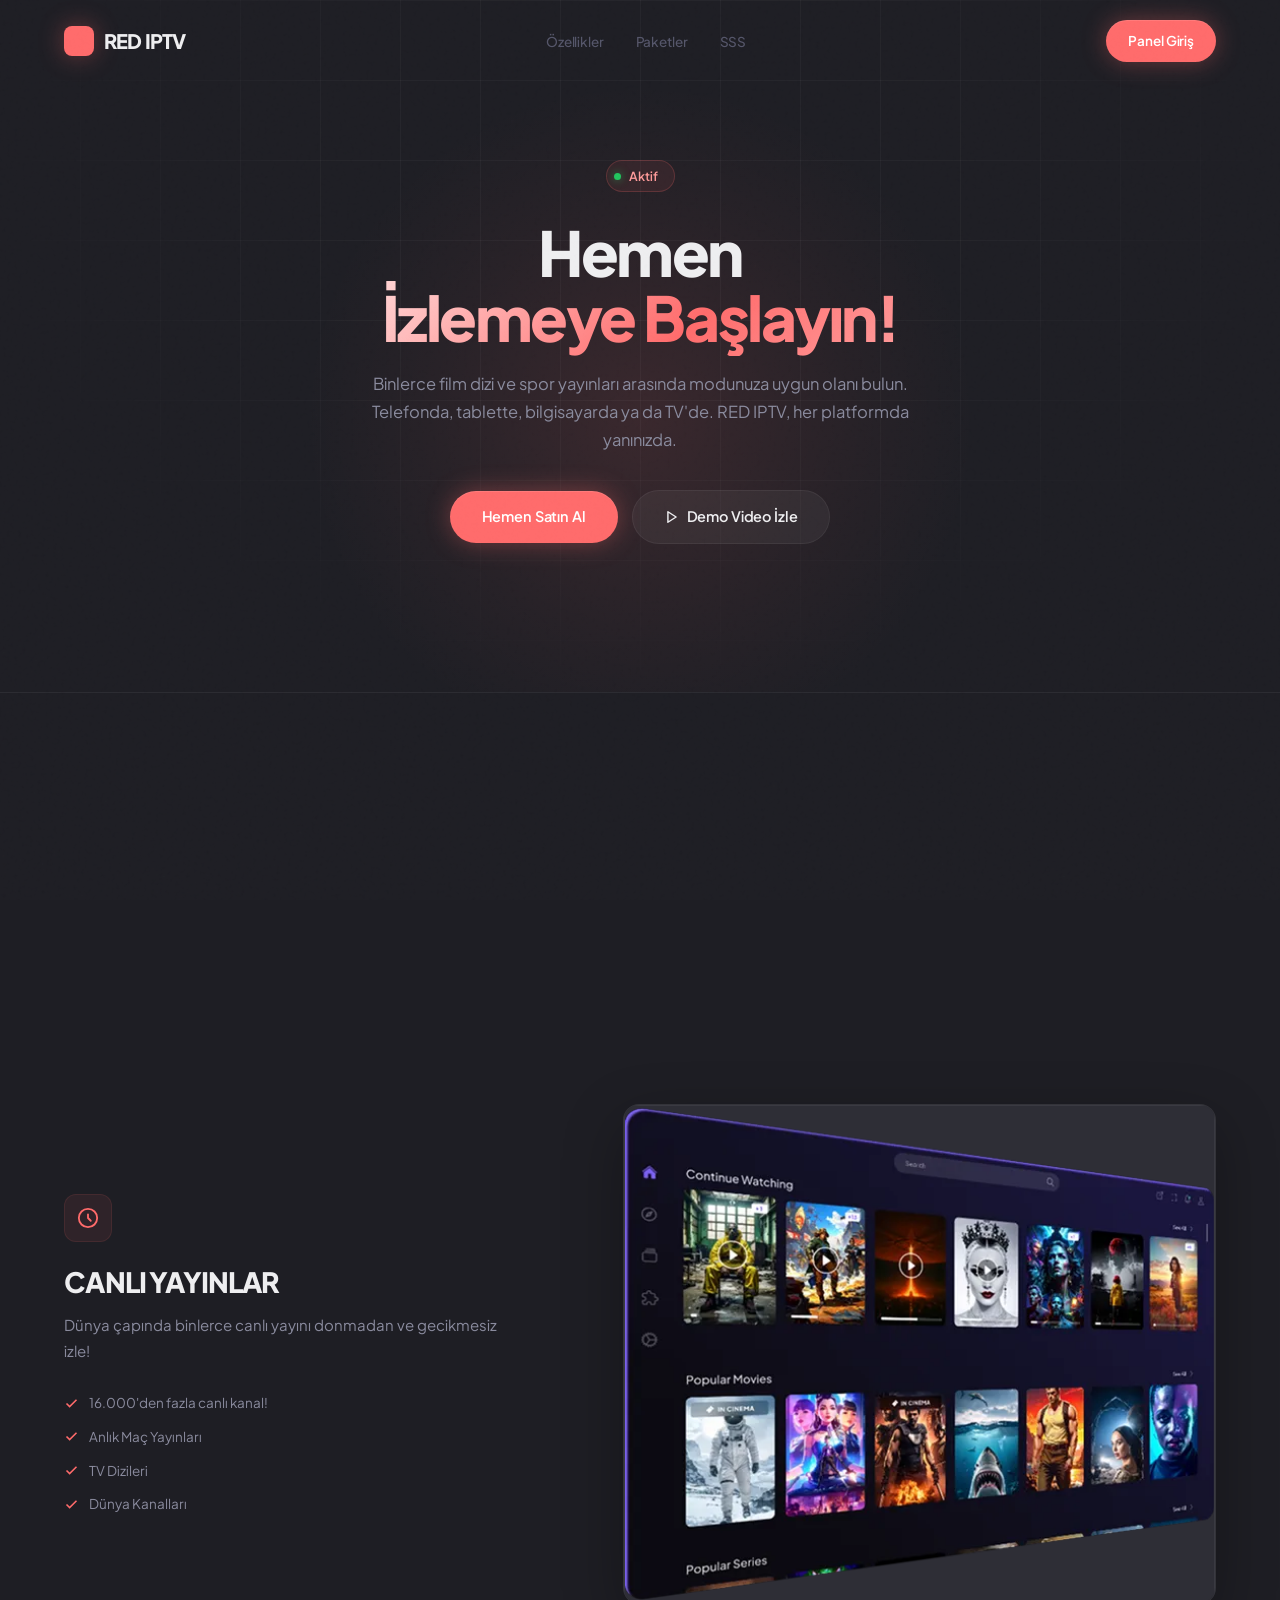
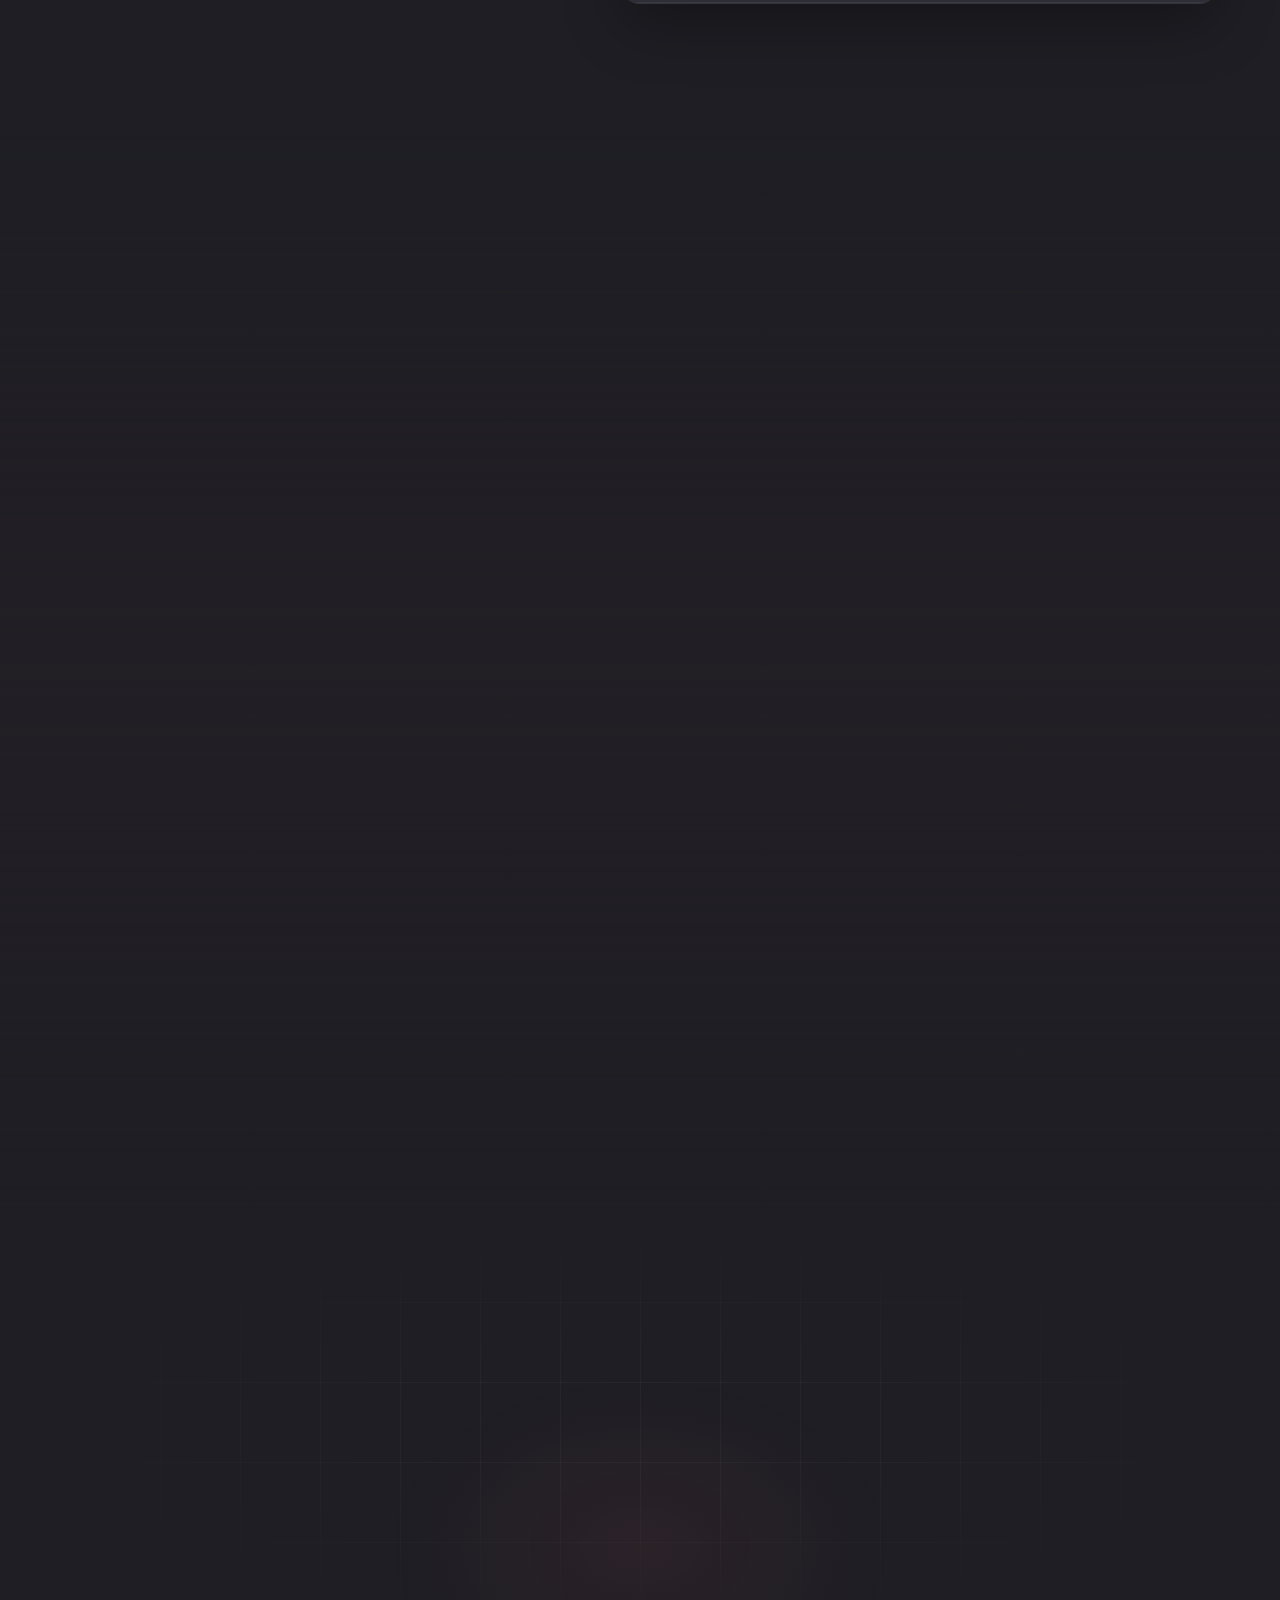
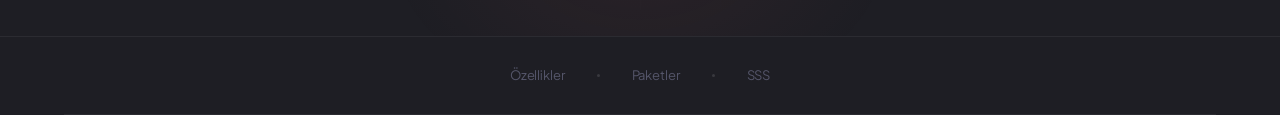
<file: index.html>
<!DOCTYPE html>
<html lang="tr">
<head>
    <meta charset="UTF-8">
    <meta name="viewport" content="width=device-width, initial-scale=1.0">
    <title>RED IPTV - Guncel Aktif Canli</title>
	<link rel="icon" type="image/x-icon" href="./img/favicon.ico">
    <link rel="preconnect" href="https://fonts.googleapis.com">
    <link rel="preconnect" href="https://fonts.gstatic.com" crossorigin>
    <link href="https://fonts.googleapis.com/css2?family=Plus+Jakarta+Sans:wght@400;500;600;700;800&family=JetBrains+Mono:wght@400;500&display=swap" rel="stylesheet">
    <link rel="stylesheet" href="templatemo-quantix-style.css">
</head>
<body>

    <!-- NAVBAR -->
    <nav class="navbar" id="navbar">
        <div class="container">
            <a href="#" class="nav-brand">
                <span class="brand-icon"></span>
                RED IPTV
            </a>
            <ul class="nav-links" id="navLinks">
                <li><a href="#features">Özellikler</a></li>
                <li><a href="#pricing">Paketler</a></li>
                <li><a href="./sss.html" target="_blank">SSS</a></li>
                <li class="nav-mobile-actions">
                    <a href="https://facebook.com" class="btn btn-primary">Panel Giriş</a>
                </li>
            </ul>
            <div class="nav-actions">
                <a href="https://facebook.com" class="btn btn-primary">Panel Giriş</a>
            </div>
            <button class="nav-toggle" id="navToggle" aria-label="Toggle menu">
                <span></span><span></span><span></span>
            </button>
        </div>
    </nav>

    <!-- HERO -->
    <section class="hero">
        <div class="hero-inner container">
            <div class="hero-content">
                <div class="hero-badge">
                    <span class="badge-dot"></span>
                    Aktif
                </div>
                <h1>Hemen <br><span class="gradient-text">İzlemeye Başlayın!</span></h1>
                <p class="hero-desc">Binlerce film dizi ve spor yayınları arasında modunuza uygun olanı bulun. Telefonda, tablette, bilgisayarda ya da TV'de. RED IPTV, her platformda yanınızda.</p>
                <div class="hero-cta">
                    <a href="#pricing" class="btn btn-primary btn-lg">Hemen Satın Al</a>
                    <a href="#" class="btn btn-secondary btn-lg">
                        <svg width="14" height="14" viewBox="0 0 24 24" fill="none" stroke="currentColor" stroke-width="2.5" stroke-linecap="round" stroke-linejoin="round"><polygon points="5 3 19 12 5 21 5 3"/></svg>
                        Demo Video İzle
                    </a>
                </div>
            </div>
        </div>
    </section>

    <!-- TABBED FEATURES -->
    <section class="section features-section" id="features">
        <div class="container">
            <div class="section-header fade-up">
                <p class="section-label"></p>
                <h2 class="section-title">Özellikler</h2>
                <p class="section-desc">Canlı Yayınlar - Kanallar - Diziler - Filmler - XXX</p>
            </div>

            <div class="feature-tabs fade-up" role="tablist">
                <button class="feature-tab active" data-tab="dashboard" role="tab">Canlı Yayınlar</button>
                <button class="feature-tab" data-tab="funnels" role="tab">Kanallar</button>
                <button class="feature-tab" data-tab="sdk" role="tab">Diziler</button>
                <button class="feature-tab" data-tab="replay" role="tab">Filmler</button>
                <button class="feature-tab" data-tab="privacy" role="tab">XXX</button>
            </div>

            <div class="feature-panels">
                <!-- Panel 1: Canlı Yayınlar -->
                <div class="feature-panel active" data-panel="dashboard">
                    <div class="feature-text">
                        <div class="feat-icon">
                            <svg width="22" height="22" viewBox="0 0 24 24" fill="none" stroke="currentColor" stroke-width="2" stroke-linecap="round" stroke-linejoin="round"><circle cx="12" cy="12" r="10"/><path d="M12 8v4l3 3"/></svg>
                        </div>
                        <h3>CANLI YAYINLAR</h3>
                        <p>Dünya çapında binlerce canlı yayını donmadan ve gecikmesiz izle!</p>
                        <ul class="feature-bullets">
                            <li><svg width="15" height="15" viewBox="0 0 24 24" fill="none" stroke="currentColor" stroke-width="2.5"><polyline points="20 6 9 17 4 12"/></svg> 16.000'den fazla canlı kanal!</li>
                            <li><svg width="15" height="15" viewBox="0 0 24 24" fill="none" stroke="currentColor" stroke-width="2.5"><polyline points="20 6 9 17 4 12"/></svg> Anlık Maç Yayınları</li>
                            <li><svg width="15" height="15" viewBox="0 0 24 24" fill="none" stroke="currentColor" stroke-width="2.5"><polyline points="20 6 9 17 4 12"/></svg> TV Dizileri</li>
                            <li><svg width="15" height="15" viewBox="0 0 24 24" fill="none" stroke="currentColor" stroke-width="2.5"><polyline points="20 6 9 17 4 12"/></svg> Dünya Kanalları</li>
                        </ul>
                    </div>
                    <div class="feature-visual">
                        <div class="code-output">
                            <img src="img/explore.webp" alt="Canlı Yayınlar">
                            <div class="co-result"></div>
                        </div>
                    </div>
                </div>

                <!-- Panel 2: Kanallar -->
                <div class="feature-panel" data-panel="funnels">
                    <div class="feature-text">
                        <div class="feat-icon">
                            <svg width="22" height="22" viewBox="0 0 24 24" fill="none" stroke="currentColor" stroke-width="2" stroke-linecap="round" stroke-linejoin="round"><circle cx="12" cy="12" r="10"/><path d="M12 8v4l3 3"/></svg>
                        </div>
                        <h3>KANALLAR</h3>
                        <p>Dünya TV'lerindeki kanalları anlık izle!</p>
                        <ul class="feature-bullets">
                            <li><svg width="15" height="15" viewBox="0 0 24 24" fill="none" stroke="currentColor" stroke-width="2.5"><polyline points="20 6 9 17 4 12"/></svg> 16.000'den fazla canlı kanal!</li>
                            <li><svg width="15" height="15" viewBox="0 0 24 24" fill="none" stroke="currentColor" stroke-width="2.5"><polyline points="20 6 9 17 4 12"/></svg> Dizi Kanalları</li>
                            <li><svg width="15" height="15" viewBox="0 0 24 24" fill="none" stroke="currentColor" stroke-width="2.5"><polyline points="20 6 9 17 4 12"/></svg> Türk TV Kanalları</li>
                            <li><svg width="15" height="15" viewBox="0 0 24 24" fill="none" stroke="currentColor" stroke-width="2.5"><polyline points="20 6 9 17 4 12"/></svg> Dünya Kanalları</li>
                        </ul>
                    </div>
                    <div class="feature-visual">
                        <div class="code-output">
                            <img src="img/explore.webp" alt="Kanallar">
                            <div class="co-result"></div>
                        </div>
                    </div>
                </div>

                <!-- Panel 3: Diziler -->
                <div class="feature-panel" data-panel="sdk">
                    <div class="feature-text">
                        <div class="feat-icon">
                            <svg width="22" height="22" viewBox="0 0 24 24" fill="none" stroke="currentColor" stroke-width="2" stroke-linecap="round" stroke-linejoin="round"><polyline points="16 18 22 12 16 6"/><polyline points="8 6 2 12 8 18"/></svg>
                        </div>
                        <h3>DIZILER</h3>
                        <p>DEV DIZI ARŞIVIMIZ HIZMETINIZDE! Güncel ve geçmiş binlerce dizi tek tık uzağınızda.</p>
                        <ul class="feature-bullets">
                            <li><svg width="15" height="15" viewBox="0 0 24 24" fill="none" stroke="currentColor" stroke-width="2.5"><polyline points="20 6 9 17 4 12"/></svg> 12.000+ Dizi & 270.000+ Bölüm</li>
                            <li><svg width="15" height="15" viewBox="0 0 24 24" fill="none" stroke="currentColor" stroke-width="2.5"><polyline points="20 6 9 17 4 12"/></svg> Efsane Bölümler</li>
                            <li><svg width="15" height="15" viewBox="0 0 24 24" fill="none" stroke="currentColor" stroke-width="2.5"><polyline points="20 6 9 17 4 12"/></svg> Onlarca Platform</li>
                            <li><svg width="15" height="15" viewBox="0 0 24 24" fill="none" stroke="currentColor" stroke-width="2.5"><polyline points="20 6 9 17 4 12"/></svg> Muhteşem prodüksiyonlar</li>
                        </ul>
                    </div>
                    <div class="feature-visual">
                        <div class="code-output">
                            <img src="img/explore.webp" alt="Diziler">
                            <div class="co-result"></div>
                        </div>
                    </div>
                </div>

                <!-- Panel 4: Filmler -->
                <div class="feature-panel" data-panel="replay">
                    <div class="feature-text">
                        <div class="feat-icon">
                            <svg width="22" height="22" viewBox="0 0 24 24" fill="none" stroke="currentColor" stroke-width="2" stroke-linecap="round" stroke-linejoin="round"><circle cx="12" cy="12" r="10"/><path d="M12 8v4l3 3"/></svg>
                        </div>
                        <h3>FILMLER</h3>
                        <p>DEV FILM ARŞIVIMIZ HIZMETINIZDE! Güncel ve geçmiş binlerce film tek tık uzağınızda.</p>
                        <ul class="feature-bullets">
                            <li><svg width="15" height="15" viewBox="0 0 24 24" fill="none" stroke="currentColor" stroke-width="2.5"><polyline points="20 6 9 17 4 12"/></svg> 125.000'den fazla içerik!</li>
                            <li><svg width="15" height="15" viewBox="0 0 24 24" fill="none" stroke="currentColor" stroke-width="2.5"><polyline points="20 6 9 17 4 12"/></svg> Vizyon filmleri</li>
                            <li><svg width="15" height="15" viewBox="0 0 24 24" fill="none" stroke="currentColor" stroke-width="2.5"><polyline points="20 6 9 17 4 12"/></svg> Kült yapımlar</li>
                            <li><svg width="15" height="15" viewBox="0 0 24 24" fill="none" stroke="currentColor" stroke-width="2.5"><polyline points="20 6 9 17 4 12"/></svg> Muhteşem prodüksiyonlar</li>
                        </ul>
                    </div>
                    <div class="feature-visual">
                        <div class="code-output">
                            <img src="img/explore.webp" alt="Filmler">
                            <div class="co-result"></div>
                        </div>
                    </div>
                </div>

                <!-- Panel 5: XXX -->
                <div class="feature-panel" data-panel="privacy">
                    <div class="feature-text">
                        <div class="feat-icon">
                            <svg width="22" height="22" viewBox="0 0 24 24" fill="none" stroke="currentColor" stroke-width="2" stroke-linecap="round" stroke-linejoin="round"><polyline points="16 18 22 12 16 6"/><polyline points="8 6 2 12 8 18"/></svg>
                        </div>
                        <h3>XXX</h3>
                        <p>+18 Adult Filmler</p>
                        <ul class="feature-bullets"></ul>
                    </div>
                    <div class="feature-visual">
                        <div class="code-output">
                            <img src="img/explore.webp" alt="XXX">
                            <div class="co-result"></div>
                        </div>
                    </div>
                </div>
            </div>
        </div>
    </section>

    <!-- PRICING -->
    <section class="section pricing-section" id="pricing">
        <div class="container">
            <div class="section-header fade-up">
                <p class="section-label"></p>
                <h2 class="section-title">Paketler</h2>
                <p class="section-desc">Tüm paketler; güncel filmler, güncel diziler, sürekli canlı kanal ve maç yayınlarını içermektedir.</p>
            </div>

            <div class="pricing-grid">
                <!-- Aylık -->
                <div class="pricing-card fade-up">
                    <span class="pricing-popular">Deneme Paketi</span>
                    <div class="pricing-plan-name">1 Aylık Paket</div>
                    <div class="pricing-amount">
                        <span class="pricing-currency">₺</span>
                        <span class="pricing-value">600</span>
                    </div>
                    <div class="pricing-period">Aylık ₺600</div>
                    <a href="https://wa.me/+380937228150?text=Merhaba! 1 Aylık Pakedi (600₺) satın almak istiyorum." class="btn btn-primary" target="_blank">Satın Al</a>
                    <div class="pricing-divider"></div>
                    <ul class="pricing-features">
                        <li><svg width="15" height="15" viewBox="0 0 24 24" fill="none" stroke="currentColor" stroke-width="2.5"><polyline points="20 6 9 17 4 12"/></svg> 16.000+ Kanal</li>
                        <li><svg width="15" height="15" viewBox="0 0 24 24" fill="none" stroke="currentColor" stroke-width="2.5"><polyline points="20 6 9 17 4 12"/></svg> 125.000+ Film</li>
                        <li><svg width="15" height="15" viewBox="0 0 24 24" fill="none" stroke="currentColor" stroke-width="2.5"><polyline points="20 6 9 17 4 12"/></svg> 12.000+ Dizi</li>
                        <li><svg width="15" height="15" viewBox="0 0 24 24" fill="none" stroke="currentColor" stroke-width="2.5"><polyline points="20 6 9 17 4 12"/></svg> 270.000+ Bölüm</li>
                        <li><svg width="15" height="15" viewBox="0 0 24 24" fill="none" stroke="currentColor" stroke-width="2.5"><polyline points="20 6 9 17 4 12"/></svg> 4K & 1080p Yayın</li>
                        <li><svg width="15" height="15" viewBox="0 0 24 24" fill="none" stroke="currentColor" stroke-width="2.5"><polyline points="20 6 9 17 4 12"/></svg> Gelişmiş Web Panel</li>
                        <li><svg width="15" height="15" viewBox="0 0 24 24" fill="none" stroke="currentColor" stroke-width="2.5"><polyline points="20 6 9 17 4 12"/></svg> Geriye Sar İzle</li>
                        <li><svg width="15" height="15" viewBox="0 0 24 24" fill="none" stroke="currentColor" stroke-width="2.5"><polyline points="20 6 9 17 4 12"/></svg> Tüm Cihazlara Uyumlu</li>
                    </ul>
                </div>

                <!-- Yıllık -->
                <div class="pricing-card featured fade-up">
                    <span class="pricing-popular">En Avantajlı Paket</span>
                    <div class="pricing-plan-name">12 Aylık Paket</div>
                    <div class="pricing-amount">
                        <span class="pricing-currency">₺</span>
                        <span class="pricing-value">2,500</span>
                    </div>
                    <div class="pricing-period">Aylık ₺208</div>
                    <a href="https://wa.me/+380937228150?text=Merhaba! 12 Aylık Pakedi (2,500₺) satın almak istiyorum." class="btn btn-primary" target="_blank">Satın Al</a>
                    <div class="pricing-divider"></div>
                    <ul class="pricing-features">
                        <li><svg width="15" height="15" viewBox="0 0 24 24" fill="none" stroke="currentColor" stroke-width="2.5"><polyline points="20 6 9 17 4 12"/></svg> 16.000+ Kanal</li>
                        <li><svg width="15" height="15" viewBox="0 0 24 24" fill="none" stroke="currentColor" stroke-width="2.5"><polyline points="20 6 9 17 4 12"/></svg> 125.000+ Film</li>
                        <li><svg width="15" height="15" viewBox="0 0 24 24" fill="none" stroke="currentColor" stroke-width="2.5"><polyline points="20 6 9 17 4 12"/></svg> 12.000+ Dizi</li>
                        <li><svg width="15" height="15" viewBox="0 0 24 24" fill="none" stroke="currentColor" stroke-width="2.5"><polyline points="20 6 9 17 4 12"/></svg> 270.000+ Bölüm</li>
                        <li><svg width="15" height="15" viewBox="0 0 24 24" fill="none" stroke="currentColor" stroke-width="2.5"><polyline points="20 6 9 17 4 12"/></svg> 4K & 1080p Yayın</li>
                        <li><svg width="15" height="15" viewBox="0 0 24 24" fill="none" stroke="currentColor" stroke-width="2.5"><polyline points="20 6 9 17 4 12"/></svg> Gelişmiş Web Panel</li>
                        <li><svg width="15" height="15" viewBox="0 0 24 24" fill="none" stroke="currentColor" stroke-width="2.5"><polyline points="20 6 9 17 4 12"/></svg> Geriye Sar İzle</li>
                        <li><svg width="15" height="15" viewBox="0 0 24 24" fill="none" stroke="currentColor" stroke-width="2.5"><polyline points="20 6 9 17 4 12"/></svg> Tüm Cihazlara Uyumlu</li>
                    </ul>
                </div>

                <!-- 3 Aylık -->
                <div class="pricing-card fade-up">
                    <span class="pricing-popular">3 Aylık Paket</span>
                    <div class="pricing-plan-name">3 Aylık Paket</div>
                    <div class="pricing-amount">
                        <span class="pricing-currency">₺</span>
                        <span class="pricing-value">1,750</span>
                    </div>
                    <div class="pricing-period">Aylık ₺583</div>
                    <a href="https://wa.me/+380937228150?text=Merhaba! 3 Aylık Pakedi (1,750₺) satın almak istiyorum." class="btn btn-primary" target="_blank">Satın Al</a>
                    <div class="pricing-divider"></div>
                    <ul class="pricing-features">
                        <li><svg width="15" height="15" viewBox="0 0 24 24" fill="none" stroke="currentColor" stroke-width="2.5"><polyline points="20 6 9 17 4 12"/></svg> 16.000+ Kanal</li>
                        <li><svg width="15" height="15" viewBox="0 0 24 24" fill="none" stroke="currentColor" stroke-width="2.5"><polyline points="20 6 9 17 4 12"/></svg> 125.000+ Film</li>
                        <li><svg width="15" height="15" viewBox="0 0 24 24" fill="none" stroke="currentColor" stroke-width="2.5"><polyline points="20 6 9 17 4 12"/></svg> 12.000+ Dizi</li>
                        <li><svg width="15" height="15" viewBox="0 0 24 24" fill="none" stroke="currentColor" stroke-width="2.5"><polyline points="20 6 9 17 4 12"/></svg> 270.000+ Bölüm</li>
                        <li><svg width="15" height="15" viewBox="0 0 24 24" fill="none" stroke="currentColor" stroke-width="2.5"><polyline points="20 6 9 17 4 12"/></svg> 4K & 1080p Yayın</li>
                        <li><svg width="15" height="15" viewBox="0 0 24 24" fill="none" stroke="currentColor" stroke-width="2.5"><polyline points="20 6 9 17 4 12"/></svg> Gelişmiş Web Panel</li>
                        <li><svg width="15" height="15" viewBox="0 0 24 24" fill="none" stroke="currentColor" stroke-width="2.5"><polyline points="20 6 9 17 4 12"/></svg> Geriye Sar İzle</li>
                        <li><svg width="15" height="15" viewBox="0 0 24 24" fill="none" stroke="currentColor" stroke-width="2.5"><polyline points="20 6 9 17 4 12"/></svg> Tüm Cihazlara Uyumlu</li>
                    </ul>
                </div>
            </div>
        </div>
    </section>

    <!-- SUBSCRIBE -->
    <section class="subscribe-section">
        <div class="container">
            <div class="subscribe-inner fade-up">
                <h2 class="section-title">Bizimle İletişime Geçin</h2>
                <p class="section-desc">Satın Alım, Kurulum ve sorunlarınız için bizimle iletişime geçebilirsiniz. 😊</p>
                <div class="subscribe-input-group">
                    <input type="text" placeholder="Merhaba! Yardıma ihtiyacım var.">
                    <a href="https://wa.me/+380937228150?text=Merhaba! Yardıma ihtiyacım var." class="btn btn-primary" target="_blank">
                        Gönder
                        <svg width="13" height="13" viewBox="0 0 24 24" fill="none" stroke="currentColor" stroke-width="2.5" stroke-linecap="round" stroke-linejoin="round"><polyline points="20 6 9 17 4 12"/></svg>
                    </a>
                </div>
            </div>
        </div>
    </section>

    <!-- FOOTER -->
    <footer class="footer">
        <div class="container">
            <div class="footer-row-links">
                <a href="#features">Özellikler</a>
                <span class="footer-link-dot"></span>
                <a href="#pricing">Paketler</a>
                <span class="footer-link-dot"></span>
                <a href="./sss.html" target="_blank">SSS</a>
            </div>
        </div>
    </footer>

    <script src="templatemo-quantix-script.js"></script>

</body>
</html>
</file>
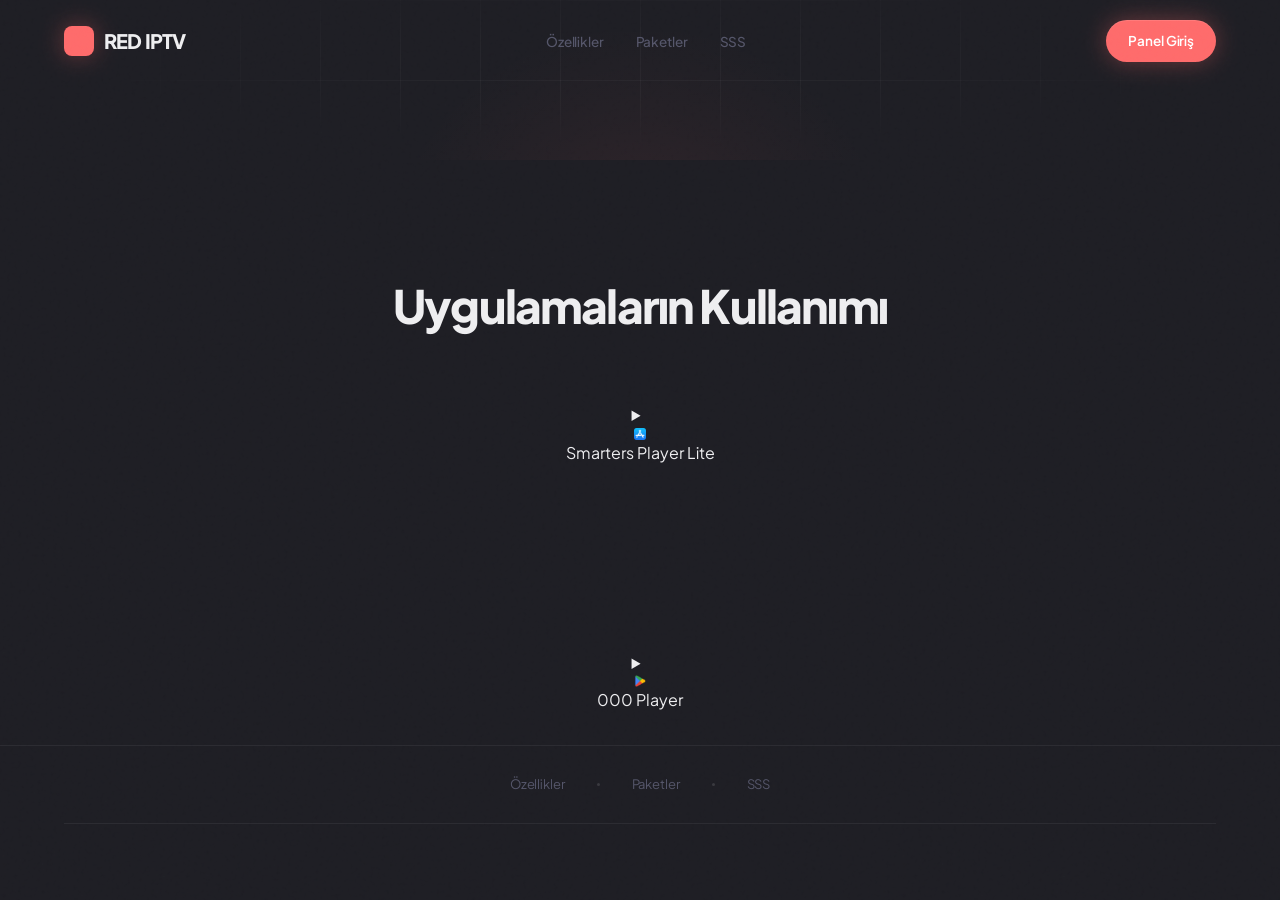
<file: sss.html>
<!DOCTYPE html>
<html lang="tr">
<head>
    <meta charset="UTF-8">
    <meta name="viewport" content="width=device-width, initial-scale=1.0">
    <title>RED IPTV - Guncel Aktif Canli</title>
	<link rel="icon" type="image/x-icon" href="./img/favicon.ico">
    <link rel="preconnect" href="https://fonts.googleapis.com">
    <link rel="preconnect" href="https://fonts.gstatic.com" crossorigin>
    <link href="https://fonts.googleapis.com/css2?family=Plus+Jakarta+Sans:wght@400;500;600;700;800&family=JetBrains+Mono:wght@400;500&display=swap" rel="stylesheet">
    <link rel="stylesheet" href="templatemo-quantix-style.css">
    <!--

TemplateMo 614 Quantix SaaS

https://templatemo.com/tm-614-quantix-saas

-->
    <style>
        /* Templates page specific styles */

        .page-header {
            padding: 80px 0 80px;
            text-align: center;
            position: relative;
            overflow: hidden;
        }

        .page-header::before {
            content: '';
            position: absolute;
            top: 20%;
            left: 50%;
            transform: translateX(-50%);
            width: 800px;
            height: 500px;
            background: radial-gradient(circle at center,
                rgba(255, 107, 107, 0.10) 0%,
                rgba(255, 107, 107, 0.03) 35%,
                transparent 55%);
            pointer-events: none;
        }

        .page-header::after {
            content: '';
            position: absolute;
            inset: 0;
            background-image:
                linear-gradient(rgba(255,255,255,0.035) 1px, transparent 1px),
                linear-gradient(90deg, rgba(255,255,255,0.035) 1px, transparent 1px);
            background-size: 80px 80px;
            mask-image: radial-gradient(ellipse at 50% 40%, black 20%, transparent 65%);
            -webkit-mask-image: radial-gradient(ellipse at 50% 40%, black 20%, transparent 65%);
            pointer-events: none;
        }

        .page-header > * {
            position: relative;
            z-index: 1;
        }

        .page-header .section-desc {
            margin: 0 auto;
        }

    </style>
</head>
<body>

    <!-- NAVBAR -->
    <nav class="navbar" id="navbar">
        <div class="container">
            <a href="#" class="nav-brand">
                <span class="brand-icon"></span>
                RED IPTV
            </a>
            <ul class="nav-links" id="navLinks">
                <li><a href="./index.html#features">Özellikler</a></li>
                <li><a href="./index.html#pricing">Paketler</a></li>
                <li><a href="./sss.html" target="_blank">SSS</a></li>
                <li class="nav-mobile-actions">
                    <a href="****panelgiris****" class="btn btn-primary">Panel Giriş</a>
                </li>
            </ul>
            <div class="nav-actions">
 <a href="****panelgiris****" class="btn btn-primary">Panel Giriş</a>
            </div>
            <button class="nav-toggle" id="navToggle" aria-label="Toggle menu">
                <span></span><span></span><span></span>
            </button>
        </div>
    </nav>

    <!-- PAGE HEADER -->
    <section class="page-header">
        <div class="container">
           
        </div>
    </section>

    <!-- TEMPLATES GRID -->
<center>
        <div class="section">
                <h2 class="section-title">Uygulamaların Kullanımı</h2></br>
 <center>
 
 <details>
   <summary>
<img src="img/appstore.webp" width="1%" ></a> Smarters Player Lite
   </summary>

</br>
<a href="https://apps.apple.com/tr/app/smarters-player-lite/id1628995509" class="btn btn-primary"  target="_blank">AppStore'dan İNDİR</a>
</br><h4>                <p class="section-label"></p> </br></br>Smart Players Lite uygulamasından XTREAM CODE'a basın.</h4>
   <img src="img/ss1.webp"></br>
</br>
<h4>                <p class="section-label"></p> </br></br> Oynatma Listesi Adını yazın </br>Kullanıcı Adı'nızı yazın </br>  Şifre'nizi yazın </br> Linki yazın </br>ADD PLAYLIST Butonuna basın. </h4>
   <center><img src="img/ss2.webp"></br>
</br>
<h4>                <p class="section-label"></p></br></br>1* 🔄 ile listeyi güncelleyin.  </br>2*Expiration Date: IPTV'nizin son kullanma tarihini gösterir.</h4>
<img src="img/ss4.webp">
</p>
  </div>
</div>
</details>
 <details>
 <summary>
 <img src="img/gplay.webp" width="1%" ></a> 000 Player</br>
   </summary></br>
   <a href="https://play.google.com/store/apps/details?id=com.player.iptv&hl=en-US" class="btn btn-primary"  target="_blank">PlayStore'dan İNDİR</a>
</br><h4>                <p class="section-label"></p> </br></br>Bilgilerinizi doldurun ve listenin yüklenmesini bekleyin.</h4>
   <img src="img/000.webp" " >></br>
   
</details>
 

</div>

</center>


    </section>
</center>
    <!-- FOOTER -->
    <footer class="footer">
        <div class="container">
            <div class="footer-row-links">
                <a href="#features">Özellikler</a>
                <span class="footer-link-dot"></span>
                <a href="#pricing">Paketler</a>
                <span class="footer-link-dot"></span>
                <a href="./sss.html" onclick="return false;">SSS</a>
            </div>

        </div>
    </footer>

    <script src="templatemo-quantix-script.js"></script>

</body>
</html>


    <script>
        // Navbar scroll
        const navbar = document.getElementById('navbar');
        window.addEventListener('scroll', () => {
            navbar.classList.toggle('scrolled', window.scrollY > 40);
        }, { passive: true });

        // Mobile nav
        const navToggle = document.getElementById('navToggle');
        const navLinks = document.getElementById('navLinks');
        navToggle.addEventListener('click', () => {
            navToggle.classList.toggle('active');
            navLinks.classList.toggle('open');
        });
        navLinks.querySelectorAll('a').forEach(link => {
            link.addEventListener('click', () => {
                navToggle.classList.remove('active');
                navLinks.classList.remove('open');
            });
        });

        // Scroll reveal
        const prefersReducedMotion = window.matchMedia('(prefers-reduced-motion: reduce)').matches;
        if (!prefersReducedMotion) {
            const observer = new IntersectionObserver((entries) => {
                entries.forEach(entry => {
                    if (entry.isIntersecting) {
                        const siblings = entry.target.parentElement.querySelectorAll('.fade-up:not(.visible)');
                        const idx = Array.from(siblings).indexOf(entry.target);
                        setTimeout(() => entry.target.classList.add('visible'), Math.max(0, idx) * 100);
                        observer.unobserve(entry.target);
                    }
                });
            }, { threshold: 0.1, rootMargin: '0px 0px -30px 0px' });
            document.querySelectorAll('.fade-up').forEach(el => observer.observe(el));
        } else {
            document.querySelectorAll('.fade-up').forEach(el => el.classList.add('visible'));
        }
    </script>

</body>
</html>
</file>
<file: templatemo-quantix-style.css>
/* ============================================
           QUANTIX - SaaS Landing Page Template
           Design: TemplateMo
           https://templatemo.com
        ============================================ */

        *,
        *::before,
        *::after {
            margin: 0;
            padding: 0;
            box-sizing: border-box;
        }

details {
    width: 100%;
    padding: 2rem;
    border-radius: 8px;
}

        :root {
            --deep-space: #1E1E24;
            --surface-1: #26262D;
            --surface-2: #2E2E36;
            --surface-3: #36363F;
            --accent: #FF6B6B;
            --accent-light: #FF9B9B;
            --accent-glow: rgba(255, 107, 107, 0.35);
            --accent-soft: rgba(255, 107, 107, 0.08);
            --accent-border: rgba(255, 107, 107, 0.25);
            --text-primary: #EEEEF0;
            --text-secondary: #8A8B9E;
            --text-muted: #55566A;
            --border-subtle: rgba(255, 255, 255, 0.06);
            --green: #22C55E;
            --amber: #F59E0B;
            --rose: #F43F5E;
            --radius: 16px;
            --radius-sm: 10px;
            --radius-xs: 6px;
            --radius-pill: 100px;
        }

        html { scroll-behavior: smooth; }

        body {
            font-family: 'Plus Jakarta Sans', -apple-system, sans-serif;
            background-color: var(--deep-space);
            color: var(--text-primary);
            line-height: 1.6;
            overflow-x: hidden;
            -webkit-font-smoothing: antialiased;
        }

        /* FIX: img mobile taşma sorunu */
        img {
            display: block;
            max-width: 100%;
            height: auto;
        }

        /* Grain overlay */
        body::after {
            content: '';
            position: fixed;
            inset: 0;
            background-image: url("data:image/svg+xml,%3Csvg viewBox='0 0 256 256' xmlns='http://www.w3.org/2000/svg'%3E%3Cfilter id='n'%3E%3CfeTurbulence type='fractalNoise' baseFrequency='0.9' numOctaves='4' stitchTiles='stitch'/%3E%3C/filter%3E%3Crect width='100%25' height='100%25' filter='url(%23n)' opacity='0.03'/%3E%3C/svg%3E");
            pointer-events: none;
            z-index: 9999;
            opacity: 0.5;
        }

        a { text-decoration: none; color: inherit; }

        /* FIX: Container padding eklendi, mobilde içerikler ekrana yapışıyordu */
        .container {
            width: 100%;
            max-width: 1200px;
            margin: 0 auto;
            padding: 0 24px;
        }

        .mono { font-family: 'JetBrains Mono', monospace; }

        /* ===== NAVBAR ===== */

        .navbar {
            position: fixed;
            top: 0;
            left: 0;
            width: 100%;
            z-index: 1000;
            padding: 20px 0;
            transition: all 0.4s ease;
        }

        .navbar.scrolled {
            background: rgba(30, 30, 36, 0.8);
            backdrop-filter: blur(24px);
            -webkit-backdrop-filter: blur(24px);
            padding: 14px 0;
            border-bottom: 1px solid var(--border-subtle);
        }

        .navbar .container {
            display: flex;
            align-items: center;
            justify-content: space-between;
        }

        .nav-brand {
            font-size: 20px;
            font-weight: 800;
            letter-spacing: -0.04em;
            display: flex;
            align-items: center;
            gap: 10px;
        }

        .brand-icon {
            width: 30px;
            height: 30px;
            background: var(--accent);
            border-radius: 8px;
            display: grid;
            place-items: center;
            font-size: 14px;
            font-weight: 800;
            color: #fff;
            box-shadow: 0 0 24px var(--accent-glow);
        }

        .nav-links {
            display: flex;
            align-items: center;
            gap: 32px;
            list-style: none;
        }

        .nav-links a {
            font-size: 13.5px;
            font-weight: 500;
            color: var(--text-muted);
            transition: color 0.3s;
            letter-spacing: -0.01em;
        }

        .nav-links a:hover { color: var(--text-primary); }

        .nav-mobile-actions {
            display: none;
        }

        .nav-actions { display: flex; align-items: center; gap: 10px; }

        .btn {
            display: inline-flex;
            align-items: center;
            justify-content: center;
            gap: 8px;
            padding: 10px 22px;
            border-radius: var(--radius-pill);
            font-family: inherit;
            font-size: 13.5px;
            font-weight: 600;
            cursor: pointer;
            border: none;
            transition: all 0.3s ease;
            letter-spacing: -0.01em;
        }

        .btn-ghost { background: transparent; color: var(--text-secondary); }
        .btn-ghost:hover { color: var(--text-primary); }

        .btn-primary {
            background: var(--accent);
            color: #fff;
            box-shadow: 0 0 24px var(--accent-glow),
                        0 1px 0 rgba(255,255,255,0.1) inset;
        }

        .btn-primary:hover {
            background: #FF8585;
            box-shadow: 0 0 36px var(--accent-glow),
                        0 1px 0 rgba(255,255,255,0.15) inset;
            transform: translateY(-1px);
        }

        .btn-secondary {
            background: rgba(255,255,255,0.05);
            color: var(--text-primary);
            border: 1px solid var(--border-subtle);
        }

        .btn-secondary:hover {
            background: rgba(255,255,255,0.08);
            border-color: rgba(255,255,255,0.1);
        }

        .btn-lg { padding: 14px 32px; font-size: 14.5px; }

        .btn-primary .btn-arrow { transition: transform 0.3s; }
        .btn-primary:hover .btn-arrow { transform: translateX(3px); }

        .nav-toggle {
            display: none;
            flex-direction: column;
            gap: 5px;
            background: none;
            border: none;
            cursor: pointer;
            padding: 4px;
            z-index: 1001;
        }

        .nav-toggle span {
            width: 20px;
            height: 2px;
            background: var(--text-primary);
            border-radius: 2px;
            transition: all 0.3s;
        }

        .nav-toggle.active span:nth-child(1) { transform: rotate(45deg) translate(5px, 5px); }
        .nav-toggle.active span:nth-child(2) { opacity: 0; }
        .nav-toggle.active span:nth-child(3) { transform: rotate(-45deg) translate(5px, -5px); }


        /* ===== HERO ===== */

        .hero {
            position: relative;
            /* FIX: hero tek sütun olduğu için padding azaltıldı, daha dengeli görünüm */
            padding: 160px 24px 100px;
            overflow: hidden;
            text-align: center;
        }

        .hero::before {
            content: '';
            position: absolute;
            top: 10%;
            left: 50%;
            transform: translateX(-50%);
            width: 1000px;
            height: 700px;
            background: radial-gradient(circle at center,
                rgba(255, 107, 107, 0.12) 0%,
                rgba(255, 107, 107, 0.04) 35%,
                transparent 55%);
            pointer-events: none;
        }

        .hero::after {
            content: '';
            position: absolute;
            inset: 0;
            background-image:
                linear-gradient(rgba(255,255,255,0.035) 1px, transparent 1px),
                linear-gradient(90deg, rgba(255,255,255,0.035) 1px, transparent 1px);
            background-size: 80px 80px;
            mask-image: radial-gradient(ellipse at 50% 30%, black 30%, transparent 75%);
            -webkit-mask-image: radial-gradient(ellipse at 50% 30%, black 30%, transparent 75%);
            pointer-events: none;
        }

        /* FIX: hero-inner tek sütun olarak düzenlendi (sağda mockup yoktu, boş grid kalıyordu) */
        .hero-inner {
            position: relative;
            z-index: 1;
            display: flex;
            flex-direction: column;
            align-items: center;
            max-width: 760px;
            margin: 0 auto;
        }

        .hero-content {
            max-width: 660px;
            width: 100%;
        }

        .hero-badge {
            display: inline-flex;
            align-items: center;
            gap: 8px;
            padding: 5px 16px 5px 7px;
            background: var(--accent-soft);
            border: 1px solid rgba(255, 107, 107, 0.2);
            border-radius: var(--radius-pill);
            font-size: 12.5px;
            font-weight: 600;
            color: var(--accent-light);
            margin-bottom: 28px;
        }

        .badge-dot {
            width: 7px;
            height: 7px;
            background: var(--green);
            border-radius: 50%;
            box-shadow: 0 0 8px rgba(34, 197, 94, 0.6);
            animation: dotPulse 2s ease-in-out infinite;
        }

        @keyframes dotPulse {
            0%, 100% { opacity: 1; }
            50% { opacity: 0.3; }
        }

        .hero h1 {
            font-size: clamp(40px, 5vw, 62px);
            font-weight: 800;
            letter-spacing: -0.04em;
            line-height: 1.05;
            margin-bottom: 20px;
        }

        .gradient-text {
            background: linear-gradient(135deg, #FFD4D4 0%, var(--accent) 60%, #FF9B9B 100%);
            -webkit-background-clip: text;
            background-clip: text;
            -webkit-text-fill-color: transparent;
        }

        .hero-desc {
            font-size: 16.5px;
            color: var(--text-secondary);
            line-height: 1.7;
            margin-bottom: 36px;
            max-width: 560px;
            margin-left: auto;
            margin-right: auto;
        }

        .hero-cta {
            display: flex;
            align-items: center;
            justify-content: center;
            gap: 14px;
            margin-bottom: 48px;
        }

        /* ===== SECTIONS ===== */

        .section { padding: 120px 0; position: relative; }

        .section-label {
            display: inline-flex;
            align-items: center;
            gap: 8px;
            font-size: 12px;
            font-weight: 600;
            color: var(--accent);
            text-transform: uppercase;
            letter-spacing: 0.1em;
            margin-bottom: 14px;
            font-family: 'JetBrains Mono', monospace;
        }

        .section-label::before {
            content: '';
            width: 18px;
            height: 2px;
            background: var(--accent);
            border-radius: 2px;
        }

        .section-title {
            font-size: clamp(30px, 4vw, 46px);
            font-weight: 800;
            letter-spacing: -0.04em;
            line-height: 1.1;
            margin-bottom: 14px;
        }

        .section-desc {
            font-size: 16px;
            color: var(--text-secondary);
            max-width: 480px;
            line-height: 1.7;
        }

        .section-header {
            text-align: center;
            margin-bottom: 64px;
        }

        .section-header .section-desc { margin: 0 auto; }

        /* ===== TABBED FEATURES ===== */

        .features-section {
            border-top: 1px solid var(--border-subtle);
        }

        .feature-tabs {
            display: flex;
            justify-content: center;
            gap: 4px;
            margin-bottom: 56px;
            background: var(--surface-1);
            border: 1px solid var(--border-subtle);
            border-radius: var(--radius-pill);
            padding: 4px;
            width: fit-content;
            margin-left: auto;
            margin-right: auto;
        }

        .feature-tab {
            padding: 10px 24px;
            border-radius: var(--radius-pill);
            font-family: inherit;
            font-size: 13.5px;
            font-weight: 600;
            color: var(--text-muted);
            background: transparent;
            border: none;
            cursor: pointer;
            transition: all 0.3s ease;
            white-space: nowrap;
            letter-spacing: -0.01em;
        }

        .feature-tab:hover {
            color: var(--text-secondary);
        }

        .feature-tab.active {
            background: var(--accent);
            color: #fff;
            box-shadow: 0 0 20px var(--accent-glow);
        }

        .feature-panels { position: relative; }

        .feature-panel {
            display: none;
            grid-template-columns: 1fr 1.2fr;
            gap: 64px;
            align-items: center;
            animation: panelIn 0.45s ease forwards;
        }

        .feature-panel.active { display: grid; }

        @keyframes panelIn {
            from { opacity: 0; transform: translateY(16px); }
            to { opacity: 1; transform: translateY(0); }
        }

        .feature-text { max-width: 440px; }

        .feature-text .feat-icon {
            width: 48px;
            height: 48px;
            background: var(--accent-soft);
            border: 1px solid rgba(255, 107, 107, 0.10);
            border-radius: 12px;
            display: grid;
            place-items: center;
            margin-bottom: 24px;
            color: var(--accent);
        }

        .feature-text h3 {
            font-size: 28px;
            font-weight: 800;
            letter-spacing: -0.04em;
            margin-bottom: 14px;
            line-height: 1.15;
        }

        .feature-text p {
            font-size: 15px;
            color: var(--text-secondary);
            line-height: 1.75;
            margin-bottom: 28px;
        }

        .feature-bullets {
            list-style: none;
            display: flex;
            flex-direction: column;
            gap: 12px;
        }

        .feature-bullets li {
            display: flex;
            align-items: center;
            gap: 10px;
            font-size: 13.5px;
            color: var(--text-secondary);
        }

        .feature-bullets li svg { color: var(--accent); flex-shrink: 0; }

        /* Feature panel embedded UIs */
        .feature-visual {
            background: var(--surface-1);
            border: 1px solid var(--border-subtle);
            border-radius: 16px;
            overflow: hidden;
            box-shadow: 0 20px 60px rgba(0,0,0,0.3);
            position: relative;
        }

        .code-output {
            background: var(--surface-2);
            border: 1px solid var(--border-subtle);
            border-radius: var(--radius-sm);
        }

        /* FIX: img içinde code-output'ta düzgün görünsün */
        .code-output img {
            width: 100%;
            height: auto;
            display: block;
        }

        .code-output .co-label {
            font-size: 9.5px;
            color: var(--text-muted);
            text-transform: uppercase;
            letter-spacing: 0.08em;
            font-family: 'JetBrains Mono', monospace;
            margin-bottom: 8px;
        }

        .code-output .co-result {
            display: flex;
            align-items: center;
            gap: 8px;
            font-size: 12px;
            color: var(--green);
            font-family: 'JetBrains Mono', monospace;
        }

        .co-result .pulse-ring {
            width: 8px;
            height: 8px;
            background: var(--green);
            border-radius: 50%;
            box-shadow: 0 0 8px rgba(34,197,94,0.5);
        }

        /* ===== PRICING ===== */

        .pricing-section {
            background: linear-gradient(180deg,
                var(--deep-space) 0%,
                rgba(255, 107, 107, 0.02) 50%,
                var(--deep-space) 100%);
        }

        .pricing-grid {
            display: grid;
            grid-template-columns: repeat(3, 1fr);
            gap: 20px;
            align-items: center;
        }

        .pricing-card {
            background: var(--surface-1);
            border: 1px solid var(--border-subtle);
            border-radius: 20px;
            padding: 40px 32px;
            position: relative;
            transition: all 0.4s;
        }

        .pricing-card:hover { border-color: rgba(255,255,255,0.08); }

        .pricing-card.featured {
            transform: scale(1.05);
            border-color: var(--accent-border);
            z-index: 2;
            box-shadow: 0 0 80px rgba(255, 107, 107, 0.06),
                        0 24px 48px rgba(0,0,0,0.4);
        }

        .pricing-card.featured::before {
            content: '';
            position: absolute;
            top: 0;
            left: 20%;
            right: 20%;
            height: 1px;
            background: linear-gradient(90deg, transparent, var(--accent), transparent);
        }

        .pricing-popular {
            position: absolute;
            top: -11px;
            left: 50%;
            transform: translateX(-50%);
            background: var(--accent);
            color: #fff;
            font-size: 11px;
            font-weight: 700;
            padding: 4px 14px;
            border-radius: var(--radius-pill);
            text-transform: uppercase;
            letter-spacing: 0.06em;
            box-shadow: 0 0 20px var(--accent-glow);
            white-space: nowrap;
        }

        .pricing-plan-name {
            font-size: 15px;
            font-weight: 600;
            color: var(--text-secondary);
            margin-bottom: 20px;
        }

        .pricing-amount {
            display: flex;
            align-items: flex-start;
            gap: 2px;
            margin-bottom: 4px;
            min-height: 56px;
        }

        .pricing-currency {
            font-size: 18px;
            font-weight: 700;
            color: var(--text-muted);
            margin-top: 8px;
        }

        .pricing-value {
            font-size: 52px;
            font-weight: 800;
            letter-spacing: -0.04em;
            line-height: 1;
        }

        .pricing-period {
            font-size: 13px;
            color: var(--text-muted);
            margin-bottom: 28px;
        }

        .pricing-features {
            list-style: none;
            margin-bottom: 32px;
        }

        .pricing-features li {
            display: flex;
            align-items: center;
            gap: 10px;
            font-size: 13.5px;
            color: var(--text-secondary);
            padding: 7px 0;
        }

        .pricing-features li svg { flex-shrink: 0; color: var(--accent); }

        .pricing-card .btn { width: 100%; }

        .pricing-divider {
            height: 1px;
            background: var(--border-subtle);
            margin: 24px 0;
        }

        /* ===== SUBSCRIBE ===== */

        .subscribe-section {
            padding: 100px 0 120px;
            text-align: center;
            position: relative;
            overflow: hidden;
        }

        .subscribe-section::before {
            content: '';
            position: absolute;
            top: 30%;
            left: 50%;
            transform: translateX(-50%);
            width: 600px;
            height: 400px;
            background: radial-gradient(ellipse at center,
                rgba(255, 107, 107, 0.06) 0%, transparent 60%);
            pointer-events: none;
        }

        .subscribe-section::after {
            content: '';
            position: absolute;
            inset: 0;
            background-image:
                linear-gradient(rgba(255,255,255,0.035) 1px, transparent 1px),
                linear-gradient(90deg, rgba(255,255,255,0.035) 1px, transparent 1px);
            background-size: 80px 80px;
            mask-image: radial-gradient(ellipse at 50% 50%, black 20%, transparent 70%);
            -webkit-mask-image: radial-gradient(ellipse at 50% 50%, black 20%, transparent 70%);
            pointer-events: none;
        }

        .subscribe-inner {
            position: relative;
            z-index: 1;
            max-width: 520px;
            margin: 0 auto;
        }

        .subscribe-inner .section-title {
            font-size: clamp(24px, 3.5vw, 36px);
            margin-bottom: 12px;
        }

        .subscribe-inner .section-desc {
            max-width: 380px;
            margin: 0 auto 32px;
            font-size: 15px;
        }

        .subscribe-input-group {
            display: flex;
            gap: 0;
            background: var(--surface-1);
            border: 1px solid var(--border-subtle);
            border-radius: var(--radius);
            padding: 5px;
            transition: border-color 0.3s, box-shadow 0.3s;
        }

        .subscribe-input-group:focus-within {
            border-color: var(--accent-border);
            box-shadow: 0 0 0 3px var(--accent-soft);
        }

        .subscribe-input-group input {
            flex: 1;
            background: transparent;
            border: none;
            padding: 14px 18px;
            font-family: inherit;
            font-size: 15px;
            color: var(--text-primary);
            outline: none;
            min-width: 0;
        }

        .subscribe-input-group input::placeholder {
            color: var(--text-muted);
        }

        .subscribe-input-group .btn {
            border-radius: 12px;
            padding: 12px 28px;
            flex-shrink: 0;
        }

        /* ===== FOOTER ===== */

        .footer {
            border-top: 1px solid var(--border-subtle);
            padding: 0;
        }

        .footer-row-links {
            display: flex;
            align-items: center;
            justify-content: center;
            gap: 32px;
            padding: 28px 0;
            flex-wrap: wrap;
            border-bottom: 1px solid var(--border-subtle);
        }

        .footer-row-links a {
            font-size: 13px;
            color: var(--text-muted);
            transition: color 0.3s;
            letter-spacing: -0.01em;
        }

        .footer-row-links a:hover { color: var(--text-primary); }

        .footer-link-dot {
            width: 3px;
            height: 3px;
            border-radius: 50%;
            background: rgba(255, 255, 255, 0.12);
            flex-shrink: 0;
        }

        /* ===== SCROLL ANIMATIONS ===== */

        .fade-up {
            opacity: 0;
            transform: translateY(28px);
            transition: opacity 0.7s ease, transform 0.7s ease;
        }

        .fade-up.visible {
            opacity: 1;
            transform: translateY(0);
        }

        /* ===== RESPONSIVE ===== */

        @media (max-width: 1024px) {
            .feature-panel, .feature-panel.active {
                grid-template-columns: 1fr;
                gap: 40px;
            }

            .feature-text { max-width: none; }

            .pricing-card.featured { transform: scale(1.02); }
        }

        @media (max-width: 768px) {
            .nav-links {
                position: fixed;
                top: 0;
                right: -100%;
                width: 280px;
                height: 100dvh;
                background: rgba(30, 30, 36, 0.98);
                backdrop-filter: blur(24px);
                -webkit-backdrop-filter: blur(24px);
                flex-direction: column;
                align-items: flex-start;
                padding: 80px 28px 80px;
                gap: 0;
                border-left: 1px solid var(--border-subtle);
                transition: right 0.35s cubic-bezier(0.4, 0, 0.2, 1);
                overflow-y: auto;
                z-index: 999;
            }

            .nav-links.open { right: 0; }
            .nav-links li { width: 100%; }

            .nav-links a {
                display: block;
                padding: 14px 0;
                font-size: 16px;
                border-bottom: 1px solid var(--border-subtle);
            }

            .nav-toggle { display: flex; }
            .nav-actions { display: none; }

            .nav-mobile-actions {
                display: flex;
                flex-direction: column;
                gap: 10px;
                padding-top: 24px;
                margin-top: 8px;
            }

            .nav-mobile-actions .btn {
                width: 100%;
                text-align: center;
                border-radius: var(--radius-pill);
                color: var(--text-primary);
            }

            .nav-mobile-actions .btn-primary { color: #fff; }

            .nav-mobile-actions a {
                border-bottom: none !important;
                padding: 10px 22px !important;
                font-size: 14px !important;
            }

            /* FIX: Hero padding mobil */
            .hero {
                padding: 120px 16px 60px;
            }

            .hero-cta {
                flex-direction: column;
                align-items: stretch;
            }

            .hero-cta .btn {
                text-align: center;
                justify-content: center;
            }

            .feature-tabs {
                overflow-x: auto;
                justify-content: flex-start;
                width: 100%;
                border-radius: var(--radius-sm);
                -webkit-overflow-scrolling: touch;
                scrollbar-width: none;
            }

            .feature-tabs::-webkit-scrollbar { display: none; }

            .feature-tab { padding: 10px 18px; font-size: 12.5px; }

            /* FIX: Pricing grid mobilde tek sütun */
            .pricing-grid {
                grid-template-columns: 1fr;
                max-width: 380px;
                margin: 0 auto;
            }

            .pricing-card.featured { transform: scale(1); }

            /* FIX: Pricing card padding mobilde */
            .pricing-card { padding: 32px 24px; }

            /* FIX: Subscribe input grup mobilde dikey */
            .subscribe-input-group {
                flex-direction: column;
                border-radius: var(--radius-sm);
            }

            .subscribe-input-group .btn {
                width: 100%;
                border-radius: var(--radius-sm);
            }

            .footer-row-links { gap: 16px; }

            .section { padding: 80px 0; }
        }

        @media (max-width: 480px) {
            /* FIX: küçük ekranlarda container padding daha az */
            .container { padding: 0 16px; }

            .hero { padding: 110px 16px 56px; }

            .hero h1 { font-size: 36px; }

            .pricing-value { font-size: 42px; }

            .feature-text h3 { font-size: 22px; }
        }

        @media (prefers-reduced-motion: reduce) {
            .fade-up { opacity: 1; transform: none; transition: none; }
            .badge-dot { animation: none; }
            @keyframes panelIn { from { opacity: 1; transform: none; } }
        }
</file>
